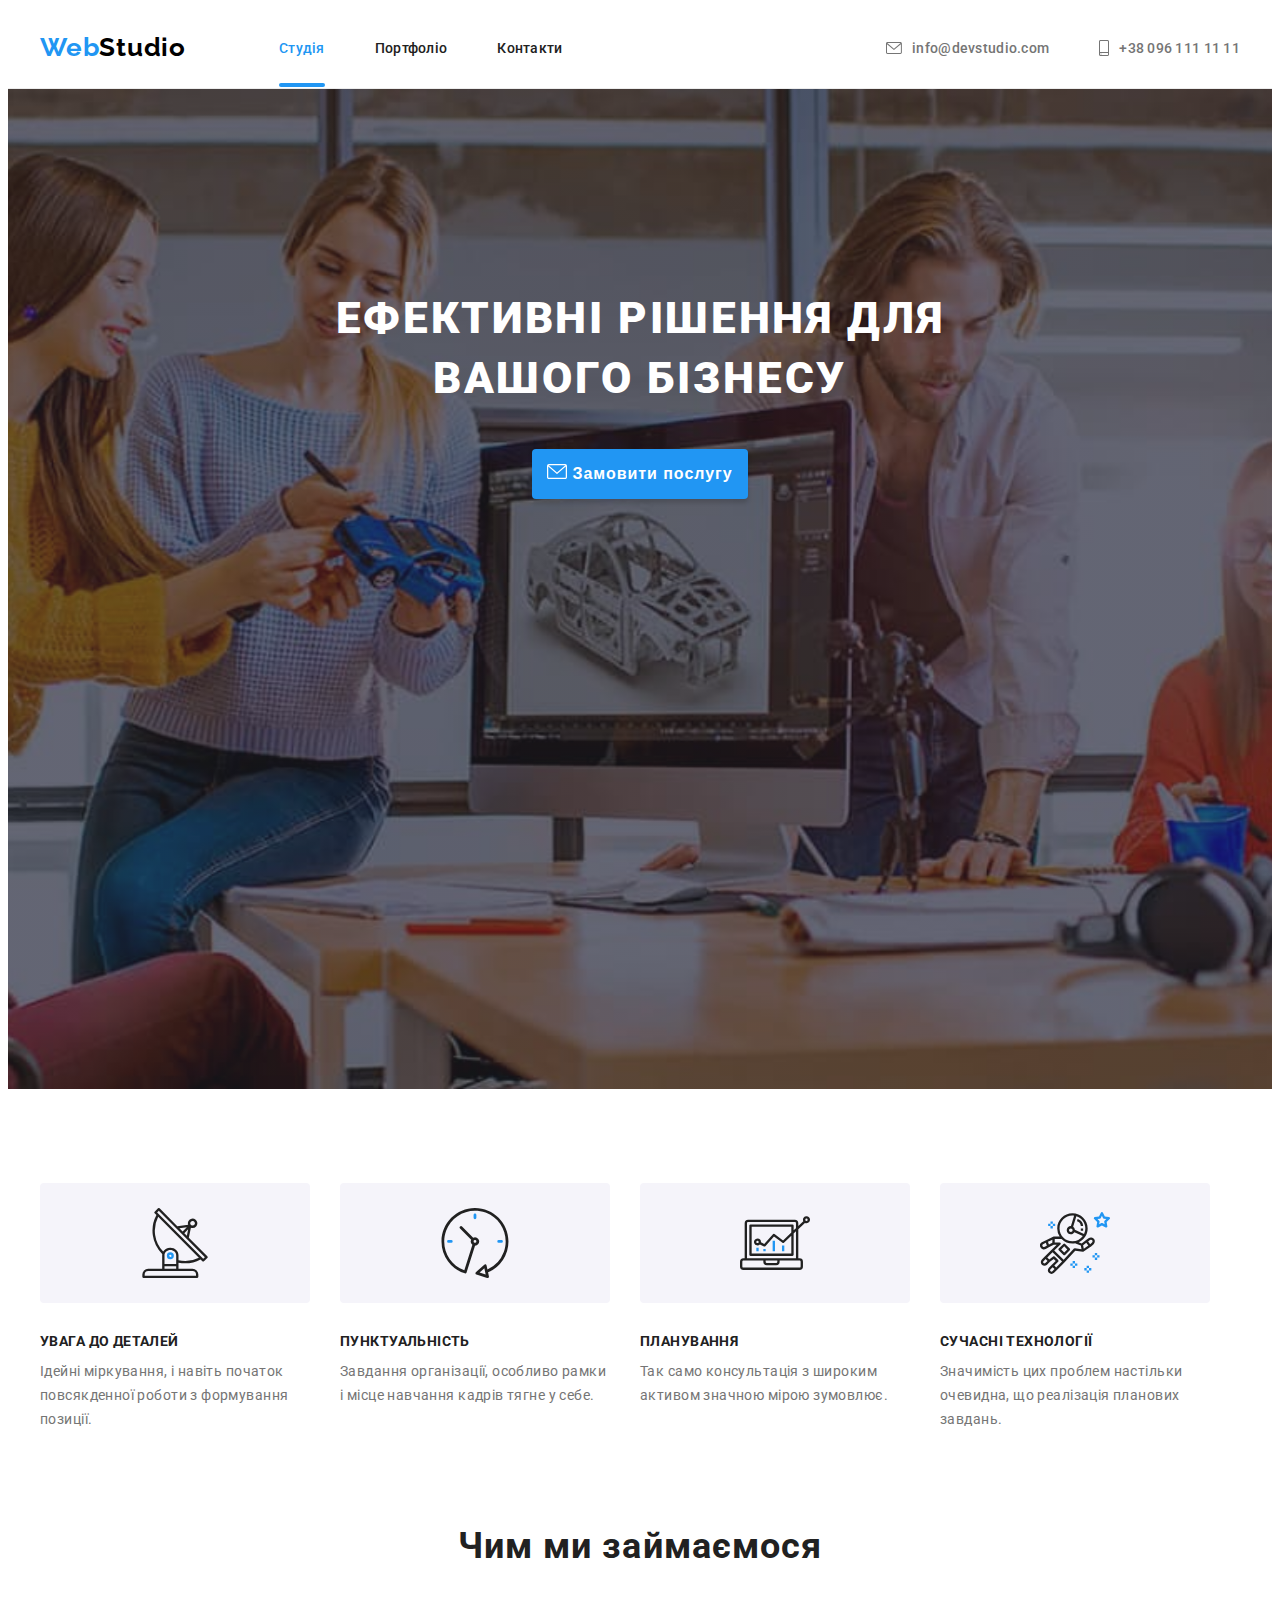
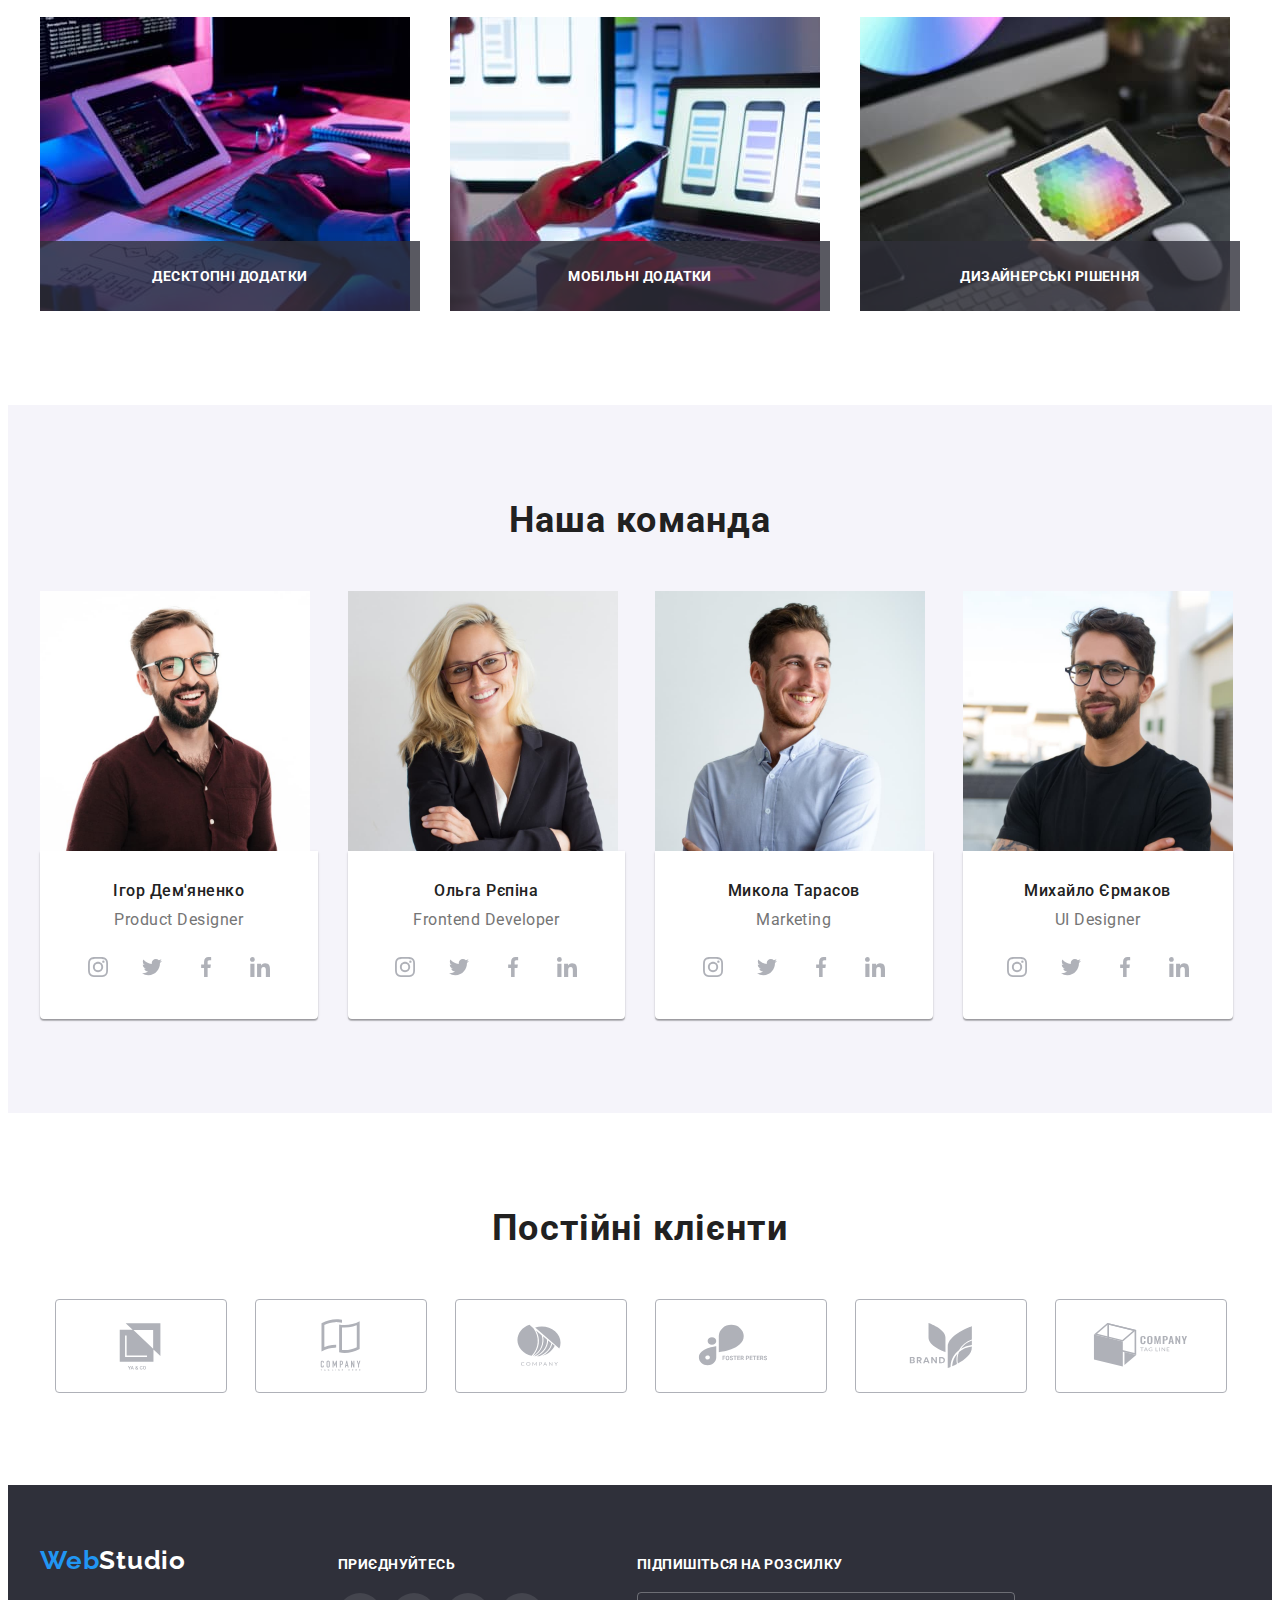
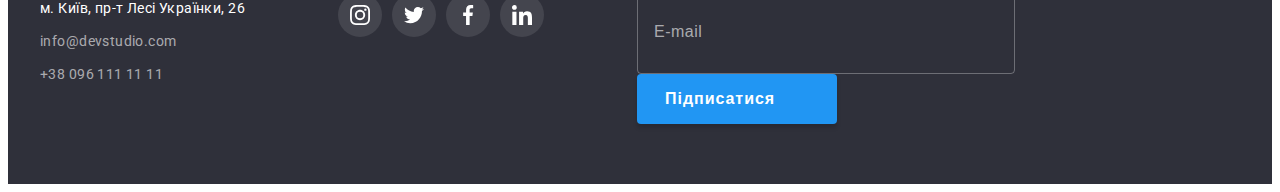
<file: index.html>
<!DOCTYPE html>
<html lang="uk">
  <head>
    <meta charset="UTF-8" />
    <meta http-equiv="X-UA-Compatible" content="IE=edge" />
    <meta name="viewport" content="width=device-width, initial-scale=1.0" />
    <link rel="preconnect" href="https://fonts.googleapis.com" />
    <link rel="preconnect" href="https://fonts.gstatic.com" crossorigin />
    <link
      href="https://fonts.googleapis.com/css2?family=Raleway:wght@700&family=Roboto:wght@400;500;700;900&display=swap"
      rel="stylesheet"
    />
    <link
      rel="stylesheet"
      href="https://cdnjs.cloudflare.com/ajax/libs/modern-normalize/1.1.0/modern-normalize.min.css"
      integrity="sha512-wpPYUAdjBVSE4KJnH1VR1HeZfpl1ub8YT/NKx4PuQ5NmX2tKuGu6U/JRp5y+Y8XG2tV+wKQpNHVUX03MfMFn9Q=="
      crossorigin="anonymous"
      referrerpolicy="no-referrer"
    />
    <link rel="stylesheet" href=".//css/styles.css" />
    <title>Web Studio</title>
  </head>
  <body>
    <header class="header">
      <div class="container header-container">
        <a class="header-logo logo" href="#"><span class="logo-text">Web</span>Studio</a>
        <nav class="header-nav">
          <ul class="nav-list">
            <li class="nav-item">
              <a class="nav-link link current" href="./index.html">Студія</a>
            </li>
            <li class="nav-item">
              <a class="nav-link link" href="./portfolio.html">Портфоліо</a>
            </li>
            <li class="nav-item">
              <a class="nav-link link" href="#contacts">Контакти</a>
            </li>
          </ul>
        </nav>
        <ul class="header-list">
          <li class="header-item">
            <a class="header-link link" href="mailto:info@devstudio.com">
              <svg class="header-icon mail" width="16" height="12">
                <use href="./images/icons.svg#icon-envelope"></use>
              </svg>
              info@devstudio.com</a
            >
          </li>
          <li class="header-item">
            <a class="header-link link" href="tel:+380961111111">
              <svg class="header-icon tel" width="10" height="16">
                <use href="./images/icons.svg#icon-smartphone"></use>
              </svg>
              +38 096 111 11 11</a
            >
          </li>
        </ul>
      </div>
    </header>
    <main>
      <!-- Hero -->
      <section class="hero">
        <div class="container hero-container">
          <h1 class="hero-titel">Ефективні рішення для вашого бізнесу</h1>
          <button class="hero-btn" type="button" data-modal-open>Замовити послугу</button>
        </div>
      </section>
      <!-- Переваги -->
      <section class="section benefits">
        <div class="container">
          <h2 class="hidden">Переваги</h2>
          <ul class="benefits-list">
            <li class="benefits-item">
              <div class="benifits-container">
                <svg class="benefits-icon">
                  <use href="./images/icons.svg#icon-antenna"></use>
                </svg>
              </div>
              <h3 class="benefits-titel">УВАГА ДО ДЕТАЛЕЙ</h3>
              <p class="benefits-text">
                Ідейні міркування, і навіть початок повсякденної роботи з формування позиції.
              </p>
            </li>
            <li class="benefits-item">
              <div class="benifits-container">
                <svg class="benefits-icon">
                  <use href="./images/icons.svg#icon-clock"></use>
                </svg>
              </div>
              <h3 class="benefits-titel">ПУНКТУАЛЬНІСТЬ</h3>
              <p class="benefits-text">
                Завдання організації, особливо рамки і місце навчання кадрів тягне у себе.
              </p>
            </li>
            <li class="benefits-item">
              <div class="benifits-container">
                <svg class="benefits-icon">
                  <use href="./images/icons.svg#icon-diagram"></use>
                </svg>
              </div>
              <h3 class="benefits-titel">ПЛАНУВАННЯ</h3>
              <p class="benefits-text">
                Так само консультація з широким активом значною мірою зумовлює.
              </p>
            </li>
            <li class="benefits-item">
              <div class="benifits-container">
                <svg class="benefits-icon">
                  <use href="./images/icons.svg#icon-astronaut"></use>
                </svg>
              </div>
              <h3 class="benefits-titel">СУЧАСНІ ТЕХНОЛОГІЇ</h3>
              <p class="benefits-text">
                Значимість цих проблем настільки очевидна, що реалізація планових завдань.
              </p>
            </li>
          </ul>
        </div>
      </section>
      <!-- Чим ми займаємося -->
      <section class="section work">
        <div class="container">
          <h2 class="work-titel titel">Чим ми займаємося</h2>
          <ul class="work-list">
            <li class="work-item">
              <div class="work-thumb">
                <img src="./images/photo1.jpg" width="370" alt="photo1" />
                <div class="work-describe">
                  <h3 class="work-uptitel">Десктопні додатки</h3>
                </div>
              </div>
            </li>
            <li class="work-item">
              <div class="work-thumb">
                <img src="./images/photo2.jpg" width="370" alt="photo2" />
                <div class="work-describe">
                  <h3 class="work-uptitel">Мобільні додатки</h3>
                </div>
              </div>
            </li>
            <li class="work-item">
              <div class="work-thumb">
                <img src="./images/photo3.jpg" width="370" alt="photo3" />
                <div class="work-describe">
                  <h3 class="work-uptitel">Дизайнерські рішення</h3>
                </div>
              </div>
            </li>
          </ul>
        </div>
      </section>
      <!-- Наша команда -->
      <section class="section team">
        <div class="container">
          <h2 class="team-titel titel">Наша команда</h2>
          <ul class="team-list">
            <li class="team-item">
              <img src="./images/igor.jpg" width="270" alt="Ігор фото" />
              <div class="team-describe">
                <h3 class="team-uptitel">Ігор Дем'яненко</h3>
                <p class="team-text">Product Designer</p>
                <ul class="team-soc-list">
                  <li class="team-soc-item">
                    <a class="team-soc-link link" href="#">
                      <svg class="team-soc-icon" width="20" height="20">
                        <use href="./images/icons.svg#icon-instagram"></use>
                      </svg>
                    </a>
                  </li>
                  <li class="team-soc-item">
                    <a class="team-soc-link link" href="#">
                      <svg class="team-soc-icon" width="20" height="20">
                        <use href="./images/icons.svg#icon-twitter"></use>
                      </svg>
                    </a>
                  </li>
                  <li class="team-soc-item">
                    <a class="team-soc-link link" href="#">
                      <svg class="team-soc-icon" width="20" height="20">
                        <use href="./images/icons.svg#icon-facebook"></use>
                      </svg>
                    </a>
                  </li>
                  <li class="team-soc-item">
                    <a class="team-soc-link link" href="#">
                      <svg class="team-soc-icon" width="20" height="20">
                        <use href="./images/icons.svg#icon-linkedin"></use>
                      </svg>
                    </a>
                  </li>
                </ul>
              </div>
            </li>
            <li class="team-item">
              <img src="./images/olga.jpg" width="270" alt="Ольга фото"/>
              <div class="team-describe">
                <h3 class="team-uptitel">Ольга Рєпіна</h3>
                <p class="team-text">Frontend Developer</p>
                <ul class="team-soc-list">
                  <li class="team-soc-item">
                    <a class="team-soc-link link" href="#">
                      <svg class="team-soc-icon" width="20" height="20">
                        <use href="./images/icons.svg#icon-instagram"></use>
                      </svg>
                    </a>
                  </li>
                  <li class="team-soc-item">
                    <a class="team-soc-link link" href="#">
                      <svg class="team-soc-icon" width="20" height="20">
                        <use href="./images/icons.svg#icon-twitter"></use>
                      </svg>
                    </a>
                  </li>
                  <li class="team-soc-item">
                    <a class="team-soc-link link" href="#">
                      <svg class="team-soc-icon" width="20" height="20">
                        <use href="./images/icons.svg#icon-facebook"></use>
                      </svg>
                    </a>
                  </li>
                  <li class="team-soc-item">
                    <a class="team-soc-link link" href="#">
                      <svg class="team-soc-icon" width="20" height="20">
                        <use href="./images/icons.svg#icon-linkedin"></use>
                      </svg>
                    </a>
                  </li>
                </ul>
              </div>
            </li>
            <li class="team-item">
              <img src="./images/mykola.jpg" width="270" alt="Микола фото" />
              <div class="team-describe">
                <h3 class="team-uptitel">Микола Тарасов</h3>
                <p class="team-text">Marketing</p>
                <ul class="team-soc-list">
                  <li class="team-soc-item">
                    <a class="team-soc-link link" href="#">
                      <svg class="team-soc-icon" width="20" height="20">
                        <use href="./images/icons.svg#icon-instagram"></use>
                      </svg>
                    </a>
                  </li>
                  <li class="team-soc-item">
                    <a class="team-soc-link link" href="#">
                      <svg class="team-soc-icon" width="20" height="20">
                        <use href="./images/icons.svg#icon-twitter"></use>
                      </svg>
                    </a>
                  </li>
                  <li class="team-soc-item">
                    <a class="team-soc-link link" href="#">
                      <svg class="team-soc-icon" width="20" height="20">
                        <use href="./images/icons.svg#icon-facebook"></use>
                      </svg>
                    </a>
                  </li>
                  <li class="team-soc-item">
                    <a class="team-soc-link link" href="#">
                      <svg class="team-soc-icon" width="20" height="20">
                        <use href="./images/icons.svg#icon-linkedin"></use>
                      </svg>
                    </a>
                  </li>
                </ul>
              </div>
            </li>
            <li>
              <img src="./images/mykhailo.jpg" width="270" alt="Михайло фото" />
              <div class="team-describe">
                <h3 class="team-uptitel">Михайло Єрмаков</h3>
                <p class="team-text">UI Designer</p>
                <ul class="team-soc-list">
                  <li class="team-soc-item">
                    <a class="team-soc-link link" href="#">
                      <svg class="team-soc-icon" width="20" height="20">
                        <use href="./images/icons.svg#icon-instagram"></use>
                      </svg>
                    </a>
                  </li>
                  <li class="team-soc-item">
                    <a class="team-soc-link link" href="#">
                      <svg class="team-soc-icon" width="20" height="20">
                        <use href="./images/icons.svg#icon-twitter"></use>
                      </svg>
                    </a>
                  </li>
                  <li class="team-soc-item">
                    <a class="team-soc-link link" href="#">
                      <svg class="team-soc-icon" width="20" height="20">
                        <use href="./images/icons.svg#icon-facebook"></use>
                      </svg>
                    </a>
                  </li>
                  <li class="team-soc-item">
                    <a class="team-soc-link link" href="#">
                      <svg class="team-soc-icon" width="20" height="20">
                        <use href="./images/icons.svg#icon-linkedin"></use>
                      </svg>
                    </a>
                  </li>
                </ul>
              </div>
            </li>
          </ul>
        </div>
      </section>
      <section class="section clients">
        <div class="container">
          <h2 class="clients-titel titel">Постійні клієнти</h2>
          <ul class="clients-list">
            <li class="clients-item">
              <a class="clients-link link" href="#">
                <svg class="clients-icon" width="106" height="60">
                  <use href="./images/icons.svg#icon-first_company"></use>
                </svg>
              </a>
            </li>
            <li class="clients-item">
              <a class="clients-link link" href="#">
                <svg class="clients-icon" width="106" height="60">
                  <use href="./images/icons.svg#icon-second_company"></use>
                </svg>
              </a>
            </li>
            <li class="clients-item">
              <a class="clients-link link" href="#">
                <svg class="clients-icon" width="106" height="60">
                  <use href="./images/icons.svg#icon-third_company"></use>
                </svg>
              </a>
            </li>
            <li class="clients-item">
              <a class="clients-link link" href="#">
                <svg class="clients-icon" width="106" height="60">
                  <use href="./images/icons.svg#icon-fouth_company"></use>
                </svg>
              </a>
            </li>
            <li class="clients-item">
              <a class="clients-link link" href="#">
                <svg class="clients-icon" width="106" height="60">
                  <use href="./images/icons.svg#icon-fifth_company"></use>
                </svg>
              </a>
            </li>
            <li class="clients-item">
              <a class="clients-link link" href="#">
                <svg class="clients-icon" width="106" height="60">
                  <use href="./images/icons.svg#icon-sixth_company"></use>
                </svg>
              </a>
            </li>
          </ul>
        </div>
      </section>
    </main>
    <footer class="footer" id="contacts">
      <div class="container footer-container">
        <div class="footer-contacts">
          <a class="footer-logo logo" href="./index.html"
            ><span class="logo-text">Web</span>Studio</a
          >
          <address class="address">
            <ul class="address-list">
              <li class="address-item">
                <a
                  class="address-link map"
                  href="https://goo.gl/maps/rYj8TQpT9fnPwGp2A"
                  target="_blank"
                  rel="noopener noreferrer"
                  >м. Київ, пр-т Лесі Українки, 26</a
                >
              </li>
              <li class="address-item">
                <a class="address-link" href="mailto:info@devstudio.com">info@devstudio.com</a>
              </li>
              <li class="address-item">
                <a class="address-link" href="tel:+380961111111">+38 096 111 11 11</a>
              </li>
            </ul>
          </address>
        </div>
        <div class="footer-social">
          <span class="footer-titel">приєднуйтесь</span>
          <ul class="footer-list">
            <li class="footer-item">
              <a class="footer-link link" href="#">
                <svg class="footer-icon" width="20" height="20">
                  <use href="./images/icons.svg#icon-instagram"></use>
                </svg>
              </a>
            </li>
            <li class="footer-item">
              <a class="footer-link link" href="#">
                <svg class="footer-icon" width="20" height="20">
                  <use href="./images/icons.svg#icon-twitter"></use>
                </svg>
              </a>
            </li>
            <li class="footer-item">
              <a class="footer-link link" href="#">
                <svg class="footer-icon" width="20" height="20">
                  <use href="./images/icons.svg#icon-facebook"></use>
                </svg>
              </a>
            </li>
            <li class="footer-item">
              <a class="footer-link link" href="#">
                <svg class="footer-icon" width="20" height="20">
                  <use href="./images/icons.svg#icon-linkedin"></use>
                </svg>
              </a>
            </li>
          </ul>
        </div>
        <div class="footer-submit">
          <form class="footer-form">
          <label for="footer-email" class="footer-label" >Підпишіться на розсилку</label>
          <input type="email"
           name="footer-email"
            id="footer-email"
           class="footer-input"
           placeholder="E-mail">
           <button class="footer-btn" type="submit">Підписатися
            <svg class="footer-btn-icon" width="24" height="24">
              <use href="./images/icons.svg#icon-icon-send"></use>
            </svg>
           </button>
          </form>
        </div>
      </div>
    </footer>
    <div class="backdrop is-hidden" data-modal>
      <div class="modal">
        <button type="button" class="modal-close" data-modal-close>
          <svg class="modal-close-icon" width="18" height="18">
            <use href="./images/icons.svg#icon-close-black-18dp-2-1-1"></use>
          </svg>
        </button>
        <p class="modal-titel">Залиште свої дані, ми вам передзвонимо</p>
        <form class="modal-form">
          <label for="user-name" class="input-label">Ім'я</label>
          <div class="input-wrapper">
          <input
          type="text"
          class="modal-input"
          name="user-name"
          placeholder="Ваше ім'я"
          minlength="10"
          id="user-name">
          <svg class="modal-icon" width="18" height="18">
            <use href="./images/icons.svg#icon-person"></use>
          </svg>
          </div>
          <p class="error">
            Lorem ipsum dolor sit
          </p>
          </input>
          <label for="user-tel" class="input-label">Телефон</label>
          <div class="input-wrapper">
          <input type="tel" class="modal-input" name="user-tel" placeholder="Ваш телефон" id="user-tel">
        <svg class="modal-icon" width="18" height="18">
          <use href="./images/icons.svg#icon-phone_black"></use>
        </svg>
        </div>
        </input>
        <label for="user-email" class="input-label">Пошта</label>
        <div class="input-wrapper">
          <input type="email" class="modal-input" name="user-email" placeholder="Ваша пошта" id="user-email">
        <svg class="modal-icon" width="18" height="18">
          <use href="./images/icons.svg#icon-email_black"></use>
        </svg>
        </div>
        </input>
        <label for="user-text" class="input-label">Коментар</label>
          <textarea
           name="user-text"
            id="user-text"
            placeholder="Введіть текст"
            class="modal-textarea"></textarea>

            <ul class="filter-list">
              <li class="filter-item">
                <input type="radio" class="filter-input is-hidden" name="filter" id="All">
<label for="All" class="filter-btn">All</label>
              </li>
              <li class="filter-item">
                <input type="radio" class="filter-input is-hidden" name="filter" id="Design">
<label for="Design" class="filter-btn">Design</label>
              </li>
              <li class="filter-item">
                <input type="radio" class="filter-input is-hidden" name="filter" id="Aps">
<label for="Aps" class="filter-btn">Aps</label>
              </li>
            </ul>
          <!-- <button type="submit" class="btn-submit">Відправити</button> -->
        </form>
      </div>
    </div>
    <script src="./js/modal.js"></script>
  </body>
</html>
</file>
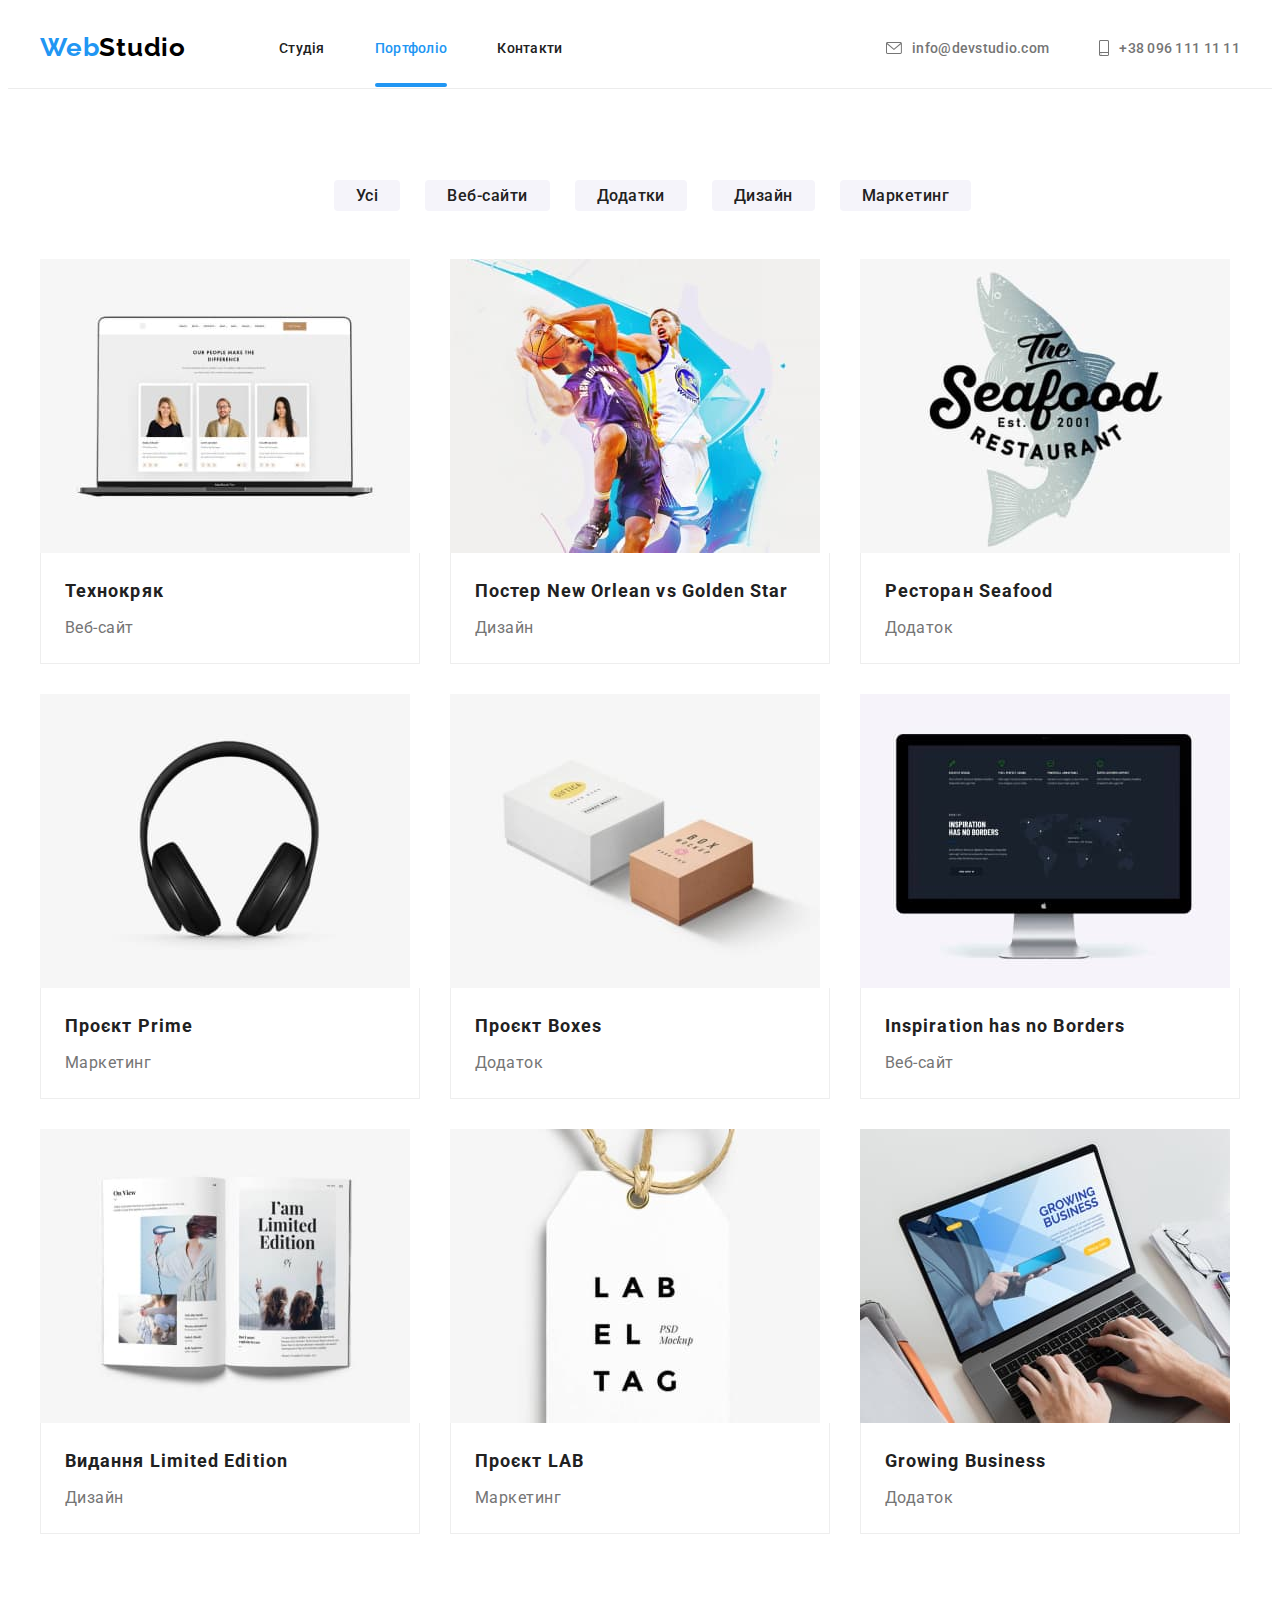
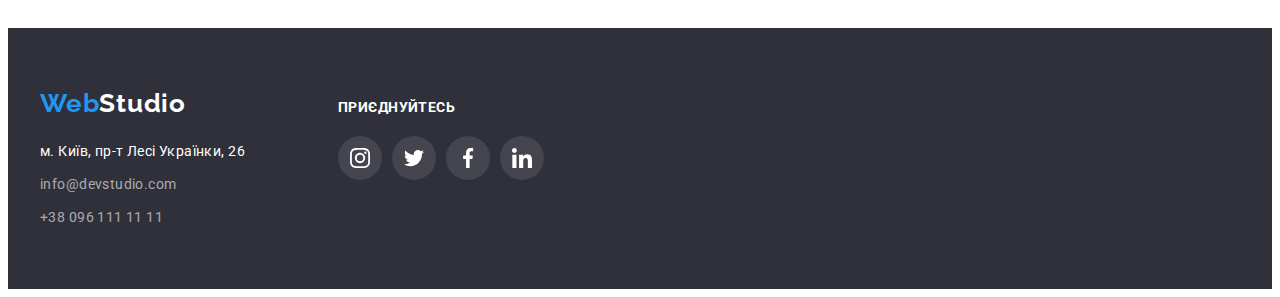
<file: portfolio.html>
<!DOCTYPE html>
<html lang="uk">
  <head>
    <meta charset="UTF-8" />
    <meta http-equiv="X-UA-Compatible" content="IE=edge" />
    <meta name="viewport" content="width=device-width, initial-scale=1.0" />
    <link rel="preconnect" href="https://fonts.googleapis.com" />
    <link rel="preconnect" href="https://fonts.gstatic.com" crossorigin />
    <link
      href="https://fonts.googleapis.com/css2?family=Raleway:wght@700&family=Roboto:wght@400;500;700;900&display=swap"
      rel="stylesheet"
    />
    <link
      rel="stylesheet"
      href="https://cdnjs.cloudflare.com/ajax/libs/modern-normalize/1.1.0/modern-normalize.min.css"
      integrity="sha512-wpPYUAdjBVSE4KJnH1VR1HeZfpl1ub8YT/NKx4PuQ5NmX2tKuGu6U/JRp5y+Y8XG2tV+wKQpNHVUX03MfMFn9Q=="
      crossorigin="anonymous"
      referrerpolicy="no-referrer"
    />
    <link rel="stylesheet" href=".//css/styles.css" />
    <title>Web Studio</title>
  </head>
  <body>
    <header class="header">
      <div class="container header-container">
        <a class="header-logo logo" href="#"><span class="logo-text">Web</span>Studio</a>
        <nav class="header-nav">
          <ul class="nav-list">
            <li class="nav-item">
              <a class="nav-link link" href="./index.html">Студія</a>
            </li>
            <li class="nav-item">
              <a class="nav-link link current" href="./portfolio.html">Портфоліо</a>
            </li>
            <li class="nav-item">
              <a class="nav-link link" href="#">Контакти</a>
            </li>
          </ul>
        </nav>
        <ul class="header-list">
          <li class="header-item">
            <a class="header-link link" href="mailto:info@devstudio.com">
              <svg class="header-icon mail" width="16" height="12">
                <use href="./images/icons.svg#icon-envelope"></use>
              </svg>
              info@devstudio.com</a
            >
          </li>
          <li class="header-item">
            <a class="header-link link" href="tel:+380961111111">
              <svg class="header-icon tel" width="10" height="16">
                <use href="./images/icons.svg#icon-smartphone"></use>
              </svg>
              +38 096 111 11 11</a
            >
          </li>
        </ul>
      </div>
    </header>
    <main>
      <section class="section example">
        <div class="container">
          <h1 class="hidden">Портфоліо</h1>
          <ul class="menu-list">
            <li><input type="radio" class="menu-input is-hidden" name="filter" id="All">
            <label for="All" class="menu-btn">Усі</label></li>
            <li><input type="radio" class="menu-input is-hidden" name="filter" id="Website">
              <label for="Website" class="menu-btn">Веб-сайти</label>
            </li>
            <li><input type="radio" class="menu-input is-hidden" name="filter" id="App">
              <label for="App" class="menu-btn">Додатки</label>
            </li>
            <li><input type="radio" class="menu-input is-hidden" name="filter" id="Design">
              <label for="Design" class="menu-btn">Дизайн</label>
            </li>
            <li><input type="radio" class="menu-input is-hidden" name="filter" id="Marketing">
              <label for="Marketing" class="menu-btn">Маркетинг</label>
            </li>

            <!-- <li class="menu-item"><button class="menu-btn" type="button">Усі</button></li>
            <li class="menu-item"><button class="menu-btn" type="button">Веб-сайти</button></li>
            <li class="menu-item"><button class="menu-btn" type="button">Додатки</button></li>
            <li class="menu-item"><button class="menu-btn" type="button">Дизайн</button></li>
            <li class="menu-item"><button class="menu-btn" type="button">Маркетинг</button></li> -->
          </ul>
          <ul class="example-list">
            <li class="example-item">
              <a class="example-link" href="#">
                <div class="example-thumb">
                  <img src="./images/web.jpg" width="370" alt="Web site photo" />
                  <div class="overlay">
                    <p>
                      Ресурс пропонує комплексні пропозиції з різним рівнем функціоналу та сервісів.
                      Все це дозволить відвідувачу отримати вичерпні відомості про компанію чи
                      приватну особу.
                    </p>
                  </div>
                </div>
                <div class="example-wrap">
                  <h2 class="example-titel">Технокряк</h2>
                  <p class="example-text">Веб-сайт</p>
                </div>
              </a>
            </li>
            <li class="example-item">
              <a class="example-link" href="#">
                <div class="example-thumb">
                  <img
                    src="./images/design.jpg"
                    width="370"
                    alt="New Orlean vs Golden Star photo"
                  />
                  <div class="overlay">
                    <p>
                      Lorem ipsum dolor sit amet consectetur adipisicing elit. Soluta aperiam totam
                      laboriosam repudiandae tempora, sequi aliquid ut laborum voluptatum corrupti.
                    </p>
                  </div>
                </div>
                <div class="example-wrap">
                  <h2 class="example-titel">
                    Постер <span lang="en">New Orlean vs Golden Star</span>
                  </h2>
                  <p class="example-text">Дизайн</p>
                </div>
              </a>
            </li>
            <li class="example-item">
              <a class="example-link" href="#">
                <div class="example-thumb">
                  <img src="./images/app.jpg" width="370" alt="App Seafood photo" />
                  <div class="overlay">
                    <p>
                      Lorem ipsum dolor sit amet consectetur adipisicing elit. Soluta aperiam totam
                      laboriosam repudiandae tempora, sequi aliquid ut laborum voluptatum corrupti.
                    </p>
                  </div>
                </div>
                <div class="example-wrap">
                  <h2 class="example-titel">Ресторан Seafood</h2>
                  <p class="example-text">Додаток</p>
                </div>
              </a>
            </li>
            <li class="example-item">
              <a class="example-link" href="">
                <div class="example-thumb">
                  <img src="./images/prime.jpg" width="370" alt="Prime photo" />
                  <div class="overlay">
                    <p>
                      Lorem ipsum dolor sit amet consectetur adipisicing elit. Soluta aperiam totam
                      laboriosam repudiandae tempora, sequi aliquid ut laborum voluptatum corrupti.
                    </p>
                  </div>
                </div>
                <div class="example-wrap">
                  <h2 class="example-titel">Проєкт Prime</h2>
                  <p class="example-text">Маркетинг</p>
                </div>
              </a>
            </li>
            <li class="example-item">
              <a class="example-link" href="#">
                <div class="example-thumb">
                  <img src="./images/boxes.jpg" width="370" alt="App Boxes photo" />
                  <div class="overlay">
                    <p>
                      Lorem ipsum dolor sit amet consectetur adipisicing elit. Soluta aperiam totam
                      laboriosam repudiandae tempora, sequi aliquid ut laborum voluptatum corrupti.
                    </p>
                  </div>
                </div>
                <div class="example-wrap">
                  <h2 class="example-titel">Проєкт Boxes</h2>
                  <p class="example-text">Додаток</p>
                </div>
              </a>
            </li>
            <li class="example-item">
              <a class="example-link" href="#">
                <div class="example-thumb">
                  <img src="./images/web2.jpg" width="370" alt="Web site photo" />
                  <div class="overlay">
                    <p>
                      Lorem ipsum dolor sit amet consectetur adipisicing elit. Soluta aperiam totam
                      laboriosam repudiandae tempora, sequi aliquid ut laborum voluptatum corrupti.
                    </p>
                  </div>
                </div>
                <div class="example-wrap">
                  <h2 class="example-titel">Inspiration has no Borders</h2>
                  <p class="example-text">Веб-сайт</p>
                </div>
              </a>
            </li>
            <li class="example-item">
              <a class="example-link" href="#">
                <div class="example-thumb">
                  <img src="./images/design2.jpg" width="370" alt="Edition Limited Edition" />
                  <div class="overlay">
                    <p>
                      Lorem ipsum dolor sit amet consectetur adipisicing elit. Soluta aperiam totam
                      laboriosam repudiandae tempora, sequi aliquid ut laborum voluptatum corrupti.
                    </p>
                  </div>
                </div>
                <div class="example-wrap">
                  <h2 class="example-titel">Видання Limited Edition</h2>
                  <p class="example-text">Дизайн</p>
                </div>
              </a>
            </li>
            <li class="example-item">
              <a class="example-link" href="#">
                <div class="example-thumb">
                  <img src="./images/lab.jpg" width="370" alt="LAB project photo" />
                  <div class="overlay">
                    <p>
                      Lorem ipsum dolor sit amet consectetur adipisicing elit. Soluta aperiam totam
                      laboriosam repudiandae tempora, sequi aliquid ut laborum voluptatum corrupti.
                    </p>
                  </div>
                </div>
                <div class="example-wrap">
                  <h2 class="example-titel">Проєкт LAB</h2>
                  <p class="example-text">Маркетинг</p>
                </div>
              </a>
            </li>
            <li class="example-item">
              <a class="example-link" href="#">
                <div class="example-thumb">
                  <img src="./images/business.jpg" width="370" alt="App Growing Business photo" />
                  <div class="overlay">
                    <p>
                      Lorem ipsum dolor sit amet consectetur adipisicing elit. Soluta aperiam totam
                      laboriosam repudiandae tempora, sequi aliquid ut laborum voluptatum corrupti.
                    </p>
                  </div>
                </div>
                <div class="example-wrap">
                  <h2 class="example-titel">Growing Business</h2>
                  <p class="example-text">Додаток</p>
                </div>
              </a>
            </li>
          </ul>
        </div>
      </section>
    </main>
    <footer class="footer">
      <div class="container footer-container">
        <div class="footer-contacts">
          <a class="footer-logo logo" href="./index.html"
            ><span class="logo-text">Web</span>Studio</a
          >
          <address class="address">
            <ul class="address-list">
              <li class="address-item">
                <a
                  class="address-link map"
                  href="https://goo.gl/maps/rYj8TQpT9fnPwGp2A"
                  target="_blank"
                  rel="noopener noreferrer"
                  >м. Київ, пр-т Лесі Українки, 26</a
                >
              </li>
              <li class="address-item">
                <a class="address-link" href="mailto:info@devstudio.com">info@devstudio.com</a>
              </li>
              <li class="address-item">
                <a class="address-link" href="tel:+380961111111">+38 096 111 11 11</a>
              </li>
            </ul>
          </address>
        </div>
        <div class="footer-social">
          <span class="footer-titel">приєднуйтесь</span>
          <ul class="footer-list">
            <li class="footer-item">
              <a class="footer-link link" href="#">
                <svg class="footer-icon" width="20" height="20">
                  <use href="./images/icons.svg#icon-instagram"></use>
                </svg>
              </a>
            </li>
            <li class="footer-item">
              <a class="footer-link link" href="#">
                <svg class="footer-icon" width="20" height="20">
                  <use href="./images/icons.svg#icon-twitter"></use>
                </svg>
              </a>
            </li>
            <li class="footer-item">
              <a class="footer-link link" href="#">
                <svg class="footer-icon" width="20" height="20">
                  <use href="./images/icons.svg#icon-facebook"></use>
                </svg>
              </a>
            </li>
            <li class="footer-item">
              <a class="footer-link link" href="#">
                <svg class="footer-icon" width="20" height="20">
                  <use href="./images/icons.svg#icon-linkedin"></use>
                </svg>
              </a>
            </li>
          </ul>
        </div>
      </div>
    </footer>
  </body>
</html>
</file>
<file: css/styles.css>
:root {
  --font-Ral: Raleway, sans-serif;
  --first-gray: #212121;
  --gray-light: #757575;
  --effect-color: #2196f3;
  --titel-white: #ffffff;
  --background-gray: #2f303a;
  --background-white: #ffffff;
  --background-light-gray: #f5f4fa;
  --icons-color: #afb1b8;
  --footer-icons-color: rgba(255, 255, 255, 0.1);
  --btn-shadow: 0px 4px 4px rgba(0, 0, 0, 0.15);
  --bord-shadow: 0px 1px 3px rgba(0, 0, 0, 0.12), 0px 1px 1px rgba(0, 0, 0, 0.14),
    0px 2px 1px rgba(0, 0, 0, 0.2);
  --portfolio-link-shadow: 0px 1px 1px rgba(0, 0, 0, 0.12), 0px 4px 4px rgba(0, 0, 0, 0.06),
    1px 4px 6px rgba(0, 0, 0, 0.16);
  --but-portfolio-shadow: 0px 3px 1px rgba(0, 0, 0, 0.1), 0px 1px 2px rgba(0, 0, 0, 0.08),
    0px 2px 2px rgba(0, 0, 0, 0.12);
  --timing: 250ms cubic-bezier(0.4, 0, 0.2, 1);
}
body {
  font-family: Roboto, sans-serif;
  background: var(--background-white);
  /* padding-bottom: 80px; */
}

h1,
h2,
h3,
h4,
h5,
h6,
p {
  margin: 0;
}

ul {
  margin: 0;
  padding: 0;
  list-style: none;
}

button {
  cursor: pointer;
  border-radius: 4px;
}

address {
  font-style: normal;
}

a {
  text-decoration: none;
}

img {
  display: block;
  max-width: 100%;
  height: auto;
}

.container {
  width: 1200px;
  padding-left: 15px;
  padding-right: 15px;
  margin: 0 auto;
}

/* .header{
  position: fixed;
  width: 100%;
  top: 0;
  left: 0;
  min-height: 80px;
  z-index: 1;
  background-color: var(--background-white)
} */

/* --------------HEADER--------------------- */
.header {
  border-bottom: 1px solid rgba(236, 236, 236, 1);
}
.header-container {
  display: flex;
  align-items: center;
}
.header-logo {
  color: #000000;
}
.logo-text {
  color: var(--effect-color);
}
.logo {
  padding-top: 24px;
  padding-bottom: 25px;
  font-family: var(--font-Ral);
  font-weight: 700;
  font-size: 26px;
  line-height: 1.1923;
  letter-spacing: 0.03em;
  margin-right: 93px;
}
.nav-list {
  display: flex;
  margin-right: auto;
  gap: 50px;
}
.header-list {
  display: flex;
  margin-left: auto;
  gap: 50px;
}
.link {
  display: block;
  font-weight: 500;
  font-size: 14px;
  line-height: 1.1429;
  letter-spacing: 0.02em;
}
.nav-link {
  position: relative;
  color: var(--first-gray);
  padding-top: 32px;
  padding-bottom: 32px;
  transition: color var(--timing);
}
.link.current::after {
  position: absolute;
  bottom: 1px;
  left: 0;
  content: '';
  width: 100%;
  height: 4px;
  background: var(--effect-color);
  border-radius: 2px;
}

.nav-link:not(.current):after {
  content: '';
  position: absolute;
  bottom: 1px;
  left: 0;
  display: inline-block;
  width: 100%;
  height: 4px;
  background: #2196f3;
  border-radius: 2px;
  transform: scaleX(0);
  transition: transform var(--timing);
  transform-origin: left;
}

.nav-link:hover,
.nav-link:focus,
.nav-link.current {
  color: var(--effect-color);
}

.nav-link:hover:after,
.nav-link:focus:after {
  transform: scaleX(1);
}

.header-link {
  position: relative;
  color: var(--gray-light);
  padding-top: 32px;
  padding-bottom: 32px;
  display: flex;
  align-items: center;
  transition: color var(--timing);
}

.header-link::after {
  content: '';
  position: absolute;
  bottom: 1px;
  left: 0;
  display: inline-block;
  width: 100%;
  height: 4px;
  background: #2196f3;
  border-radius: 2px;
  transform: scaleX(0);
  transition: transform var(--timing);
  transform-origin: left;
}

.header-link:hover::after,
.header-link:focus::after {
  transform: scaleX(1);
}

/* .mail {
  width: 16px;
  height: 12px;
}
.tel {
  width: 10px;
  height: 16px;
} */
.header-icon {
  margin-right: 10px;
  fill: currentColor;
}
.header-link:hover,
.header-link:focus {
  color: var(--effect-color);
}
.section {
  padding-top: 94px;
  padding-bottom: 94px;
}
/* ---------------HERO-------------- */
.hero {
  background: var(--background-gray);
  padding-top: 200px;
  padding-bottom: 200px;
  max-width: 1600px;
  height: 600px;
  margin: 0 auto;
  background-image: linear-gradient(rgba(47, 48, 58, 0.4), rgba(47, 48, 58, 0.4)),
    url(../images/hero_img.jpg);
  background-position: center;
  background-size: cover;
}
.hero-container {
  text-align: center;
}
.hero-titel {
  width: 696px;
  margin: 0 auto;
  margin-bottom: 40px;
  font-weight: 900;
  font-size: 44px;
  line-height: 1.3636;
  letter-spacing: 0.06em;
  text-transform: uppercase;
  color: var(--titel-white);
}

.hero-btn {
  position: relative;
  overflow: hidden;
  display: inline-flex;
  align-items: center;
  justify-content: center;
  min-width: 216px;
  height: 50px;
  font-weight: 700;
  font-size: 16px;
  line-height: 1.875;
  letter-spacing: 0.06em;
  color: var(--titel-white);
  background-color: var(--effect-color);
  box-shadow: 0px 4px 4px rgba(0, 0, 0, 0.15);
  border: none;
  transition: background-color var(--timing);
}
.hero-btn:hover,
.hero-btn:focus {
  background-color: #188ce8;
}

.hero-btn::before {
  content: '';
  display: inline-block;
  width: 20px;
  height: 20px;
  margin-right: 5px;
  background-image: url(../images/envelope_bnt.svg);
  background-size: contain;
  background-repeat: no-repeat;
  transition: transform var(--timing);
}

.hero-btn:hover::before,
.hero-btn:focus::before {
  transform: translateY(-40px);
}

.hero-btn::after {
  position: absolute;
  top: 50%;
  left: 25px;
  content: '';
  display: inline-block;
  width: 20px;
  height: 20px;
  background-image: url(../images/phone_btn.svg);
  background-size: contain;
  background-repeat: no-repeat;
  transform: translateY(calc(-50% + 40px));
  transition: transform var(--timing);
}

.hero-btn:hover::after,
.hero-btn:focus::after {
  transform: translateY(-50%);
}

.hidden {
  position: absolute;
  width: 1px;
  height: 1px;
  margin: -1px;
  border: 0;
  padding: 0;
  white-space: nowrap;
  clip-path: inset(100%);
  clip: rect(0 0 0 0);
  overflow: hidden;
}
/* -----------------Benefits-------------- */
.benefits-list {
  display: flex;
  gap: 30px;
}
.benefits-item {
  max-width: 270px;
}
.benifits-container {
  display: flex;
  align-items: center;
  justify-content: center;
  height: 120px;
  background: #f5f4fa;
  border-radius: 4px;
  margin-bottom: 30px;
}
.benefits-icon {
  width: 70px;
  height: 70px;
}
.benefits-titel {
  font-size: 14px;
  line-height: 1.1429;
  letter-spacing: 0.03em;
  text-transform: uppercase;
  color: var(--first-gray);
  margin-bottom: 10px;
}
.benefits-text {
  font-size: 14px;
  line-height: 1.7143;
  letter-spacing: 0.03em;
  color: var(--gray-light);
}

/* ------------------WORK-------------- */
.work {
  padding-top: 0px;
}

.work-list {
  display: flex;
  gap: 30px;
}

.work-item {
  flex-basis: calc((100% - 60px) / 3);
}

.titel {
  font-size: 36px;
  line-height: 1.1666;
  text-align: center;
  letter-spacing: 0.03em;
  color: var(--first-gray);
  margin-bottom: 50px;
}

.work-thumb {
  position: relative;
}

.work-describe {
  position: absolute;
  bottom: 0;
  width: 100%;
  padding: 27px 0;
  background: rgba(47, 48, 58, 0.8);
}
.work-uptitel {
  font-size: 14px;
  line-height: 1.1429;
  text-align: center;
  letter-spacing: 0.03em;
  text-transform: uppercase;
  color: var(--titel-white);
}

/* -----------------OUR TEAM----------------- */
.team {
  background: var(--background-light-gray);
}
.team-list {
  display: flex;
  gap: 30px;
}
.team-item {
  flex-basis: calc((100% - 90px) / 4);
}
.team-describe {
  padding: 30px 0;
  background-color: var(--background-white);
  box-shadow: var(--bord-shadow);
  border-radius: 0px 0px 4px 4px;
}
.team-uptitel {
  font-weight: 500;
  font-size: 16px;
  line-height: 1.1875;
  text-align: center;
  letter-spacing: 0.03em;
  color: var(--first-gray);
  margin-bottom: 10px;
}
.team-text {
  font-size: 16px;
  line-height: 1.1875;
  text-align: center;
  letter-spacing: 0.03em;
  color: var(--gray-light);
  margin-bottom: 16px;
}
.team-soc-list {
  display: flex;
  justify-content: center;
  gap: 10px;
}

.team-soc-item {
  width: 44px;
  height: 44px;
}

.team-soc-link {
  display: flex;
  align-items: center;
  justify-content: center;
  width: 100%;
  height: 100%;
  border-radius: 50%;
  fill: var(--icons-color);
  transition: background-color var(--timing);
}

.team-soc-icon {
  transition: fill var(--timing);
}
.team-soc-link:hover,
.team-soc-link:focus {
  background-color: var(--effect-color);
}

.team-soc-link:hover .team-soc-icon,
.team-soc-link:focus .team-soc-icon {
  fill: var(--titel-white);
}
/* -------------------OUR CLIENTS--------------- */
.clients-list {
  display: flex;
  justify-content: center;
  gap: 30px;
}
.clients-item {
  width: 170px;
  height: 92px;
}
.clients-link {
  display: flex;
  align-items: center;
  justify-content: center;
  width: 100%;
  height: 100%;
  border: 1px solid #afb1b8;
  border-radius: 4px;
  fill: var(--icons-color);
  transition: border-color var(--timing);
}
.clients-icon {
  transition: fill var(--timing);
}

.clients-link:hover,
.clients-link:focus {
  border-color: var(--effect-color);
}
.clients-link:hover .clients-icon,
.clients-link:focus .clients-icon {
  fill: var(--effect-color);
}

/* ------------PORTFOLIO----------------- */

.menu-list {
  display: flex;
  justify-content: center;
  align-items: center;
  margin-bottom: 50px;
}
.menu-item:not(:last-child) {
  margin-right: 8px;
}

.menu-btn {
  min-width: 73px;
  height: 38px;
  padding: 6px 22px;
  font-weight: 500;
  font-size: 16px;
  line-height: 1.625;
  letter-spacing: 0.03em;
  color: var(--first-gray);
  background-color: var(--background-light-gray);
  border: none;
  border-radius: 4px;
  transition: transform var(--timing), color var(--timing), background-color var(--timing),
  box-shadow var(--timing);
}
.menu-btn:hover,
.menu-btn:focus {
  color: var(--titel-white);
  background-color: var(--effect-color);
  box-shadow: var(--but-portfolio-shadow);
  transform: scale(1.1);
}

.menu-input:hover +.menu-btn,
.menu-input:focus +.menu-btn
{transform: scale(1.2);
}

.menu-input:checked +.menu-btn {
  color: var(--titel-white);
  background-color: var(--effect-color);
  box-shadow: var(--but-portfolio-shadow);
  transform: scale(1.1);
}

.example-list {
  display: flex;
  flex-wrap: wrap;
  gap: 30px;
}

.example-item {
  flex-basis: calc((100% - 60px) / 3);
  transition: box-shadow var(--timing);
}

.example-item:hover,
.example-item:focus {
  box-shadow: var(--portfolio-link-shadow);
}
.example-wrap {
  padding: 20px 24px;
  border-left: 1px solid #eeeeee;
  border-right: 1px solid #eeeeee;
  border-bottom: 1px solid #eeeeee;
}

.example-titel {
  font-size: 18px;
  line-height: 2;
  letter-spacing: 0.06em;
  color: var(--first-gray);
  margin-bottom: 4px;
}

.example-text {
  font-size: 16px;
  line-height: 1.875;
  letter-spacing: 0.03em;
  color: var(--gray-light);
  transition: box-shadow var(--timing);
}

.example-thumb {
  position: relative;
  overflow: hidden;
}

.overlay {
  position: absolute;
  top: 0;
  left: 0;
  width: 100%;
  height: 100%;
  background: rgba(33, 150, 243, 0.9);
  transform: translateY(100%);
  transition: transform var(--timing);
}

.example-link:hover .overlay,
.example-link:focus .overlay {
  transform: translateY(0);
}

.overlay > p {
  padding: 63px 24px;
  font-weight: 400;
  font-size: 18px;
  line-height: 1.5555;
  letter-spacing: 0.03em;
  color: var(--titel-white);
}
/* -----------------FOOTER----------------- */
.footer {
  background: var(--background-gray);
  padding-top: 60px;
  padding-bottom: 60px;
}
.footer-container {
  display: flex;
  align-items: baseline;
}
.footer-logo {
  color: var(--titel-white);
  text-decoration: none;
  margin-top: 0;
  margin-right: 0;
}
.address-list {
  margin-top: 20px;
}
.address-link {
  display: block;
  font-size: 14px;
  line-height: 1.7143;
  letter-spacing: 0.03em;
  color: rgba(255, 255, 255, 0.6);
  transition: color var(--timing);
}
.address-item:not(:last-child) {
  margin-bottom: 9px;
}
.map {
  color: var(--titel-white);
}
.address-link:hover,
.address-link:focus {
  color: var(--effect-color);
}
.footer-titel {
  font-style: normal;
  font-weight: 700;
  font-size: 14px;
  line-height: 1.1429;
  letter-spacing: 0.03em;
  text-transform: uppercase;
  color: var(--titel-white);
}

.footer-social {
  margin-left: 93px;
}
.footer-list {
  display: flex;
  justify-content: center;
  gap: 10px;
  margin-top: 20px;
}
.footer-item {
  width: 44px;
  height: 44px;
}
.footer-link {
  display: flex;
  align-items: center;
  justify-content: center;
  width: 100%;
  height: 100%;
  border-radius: 50%;
  background-color: var(--footer-icons-color);
  fill: var(--titel-white);
  transition: background-color var(--timing);
}

.footer-link:hover,
.footer-link:focus {
  background-color: var(--effect-color);
}

.footer-submit{
  margin-left: 93px; 
  width: 570px;
}

.footer-label{
  display: block;
  margin-bottom: 20px;
  font-weight: 700;
  font-size: 14px;
  line-height: 16px;
  letter-spacing: 0.03em;
  text-transform: uppercase;
  color: #FFFFFF;

}
.footer-input{

display: inline-flex;
margin-right: 12px;
min-width: 358px;
height: 50px;
border-radius: 4px;
border: 1px solid rgba(255, 255, 255, 0.3);
outline: transparent;
background-color: transparent;
padding-left: 16px;
padding-top: 15px;
padding-bottom: 15px;}

.footer-input::placeholder{
  font-weight: 400;
    font-size: 16px;
    line-height: 20px;
    letter-spacing: 0.03em;
  
    color: rgba(255, 255, 255, 0.6);
}
.footer-btn{
display: inline-flex;
min-width: 200px;
height: 50px;
padding: 10px 28px;
background: #2196F3;
box-shadow: 0px 4px 4px rgba(0, 0, 0, 0.15);
border-radius: 4px;
border: none;
font-weight: 700;
  font-size: 16px;
  line-height: 30px;
  align-items: center;
  text-align: center;
  justify-content: center;
  letter-spacing: 0.06em;
  color: #FFFFFF;
}

.footer-btn-icon{
  margin-left: 10px;
  display: inline-block;
}


/* -----------------MODAL WINDOW----------------- */

.backdrop {
  position: fixed;
  top: 0;
  width: 100vw;
  height: 100vh;
  background-color: rgba(0, 0, 0, 0.2);
  transition: opacity var(--timing), visibility var(--timing);
}

.is-hidden {
  opacity: 0;
  visibility: hidden;
  pointer-events: none;
}
.modal {
  position: absolute;
  top: 50%;
  left: 50%;
  width: 528px;
  min-height: 581px;
  padding: 40px 39px 41px;
  background-color: var(--background-white);
  border-radius: 4px;
  box-shadow: 0px 1px 3px rgba(0, 0, 0, 0.12), 0px 1px 1px rgba(0, 0, 0, 0.14),
    0px 2px 1px rgba(0, 0, 0, 0.2);
  transform: translate(-50%, -50%) scale(1);
  transition: transform var(--timing), scale var(--timing);
}
.backdrop.is-hidden .modal {
  transform: translate(-50%, -50%) scale(0);
}
.modal-close {
  position: absolute;
  top: 8px;
  right: 8px;
  width: 30px;
  height: 30px;
  border: 1px solid rgba(0, 0, 0, 0.1);
  border-radius: 50%;
  display: flex;
  align-items: center;
  justify-content: center;
  background-color: var(--background-white);
  /* transition: border var(--timing); */
}

/* .modal-close:hover,
.modal-close:focus {
  border: 2px solid var(--effect-color);
} */

.modal-close-icon {
  transition: fill var(--timing);
}

.modal-close:hover .modal-close-icon {
  fill: var(--effect-color);
}


.modal-titel{
  margin-bottom: 12px;
    font-weight: 700;
    font-size: 20px;
    line-height: 1.15;
    text-align: center;
    letter-spacing: 0.03em;
    color: #212121;
}

.modal-input {
  width: 448px;
  height: 58px;
  border-radius: 4px;
  border: 1px solid rgba(33, 33, 33, 0.2);
  outline: transparent;
  background-color: transparent;
  padding: 11px 42px;
}
.modal-input:focus{
border: 1px solid var(--effect-color);
}

.modal-input:focus + .modal-icon{
  fill:var(--effect-color);
}

.modal-input::placeholder,
.modal-textarea::placeholder{
  font-weight: 400;
  font-size: 12px;
  line-height: 1,1666;
  letter-spacing: 0.01em;
  color: rgba(117, 117, 117, 0.5);
  /* padding: 12px 30px; */
}

/* ---------------------Валідація--------------------------- */
.modal-input:not(:focus):not(:placeholder-shown):valid{
  background-color: rgb(127, 255, 212, 0.5);
}

.modal-input:not(:focus):not(:placeholder-shown):invalid{
  background-color: rgba(255, 127, 80 , 0.5);
}

.error{
    color: red;
    font-size: 14px;
    display: none;
}
.modal-input:not(:focus):not(:placeholder-shown):invalid + .error{
  display: block;
}

.modal-icon{
  position: absolute;
  left: 12px;
  top: 50%;
  transform: translateY(-50%);

}

.input-wrapper{
  position: relative;
  margin-bottom: 10px;
}

.input-label{
  display: block;
  margin-bottom: 4px;
    font-weight: 400;
    font-size: 12px;
    line-height: 1.1666;
    letter-spacing: 0.01em;
    color: #757575;
}

.modal-textarea{
  padding: 12px 16px;
  width: 100%;
  height: 100px;
  border: 1px solid rgba(33, 33, 33, 0.2);
  outline: transparent;
  border-radius: 4px;
  resize: none;
}

.btn-submit{
  display: block;
  min-width: 200px;
  height: 50px;
  padding: 10px 52px;
  font-weight: 700;
  font-size: 16px;
  line-height: 1.875;
  /* align-items: center; */
/* justify-content: center; */
margin: 0 auto;
  text-align: center;
  letter-spacing: 0.06em;
  color: var(--titel-white);
  border-radius: 4px;
  background-color:var(--effect-color) ;
  box-shadow: 0px 4px 4px rgba(0, 0, 0, 0.15);
  border: none;
}
  
  
    .btn-submit:hover,
    .btn-submit:focus {
      background-color: #188ce8;
}

.filter-btn{
padding: 6px 22px;
display: block;
background-color: teal;

}

.filter-list{
  display: flex;
  justify-content: center;
  gap:10px;
}
.filter-input:checked + .filter-btn {
background-color: orangered;
color: #FFFFFF;
}
</file>
